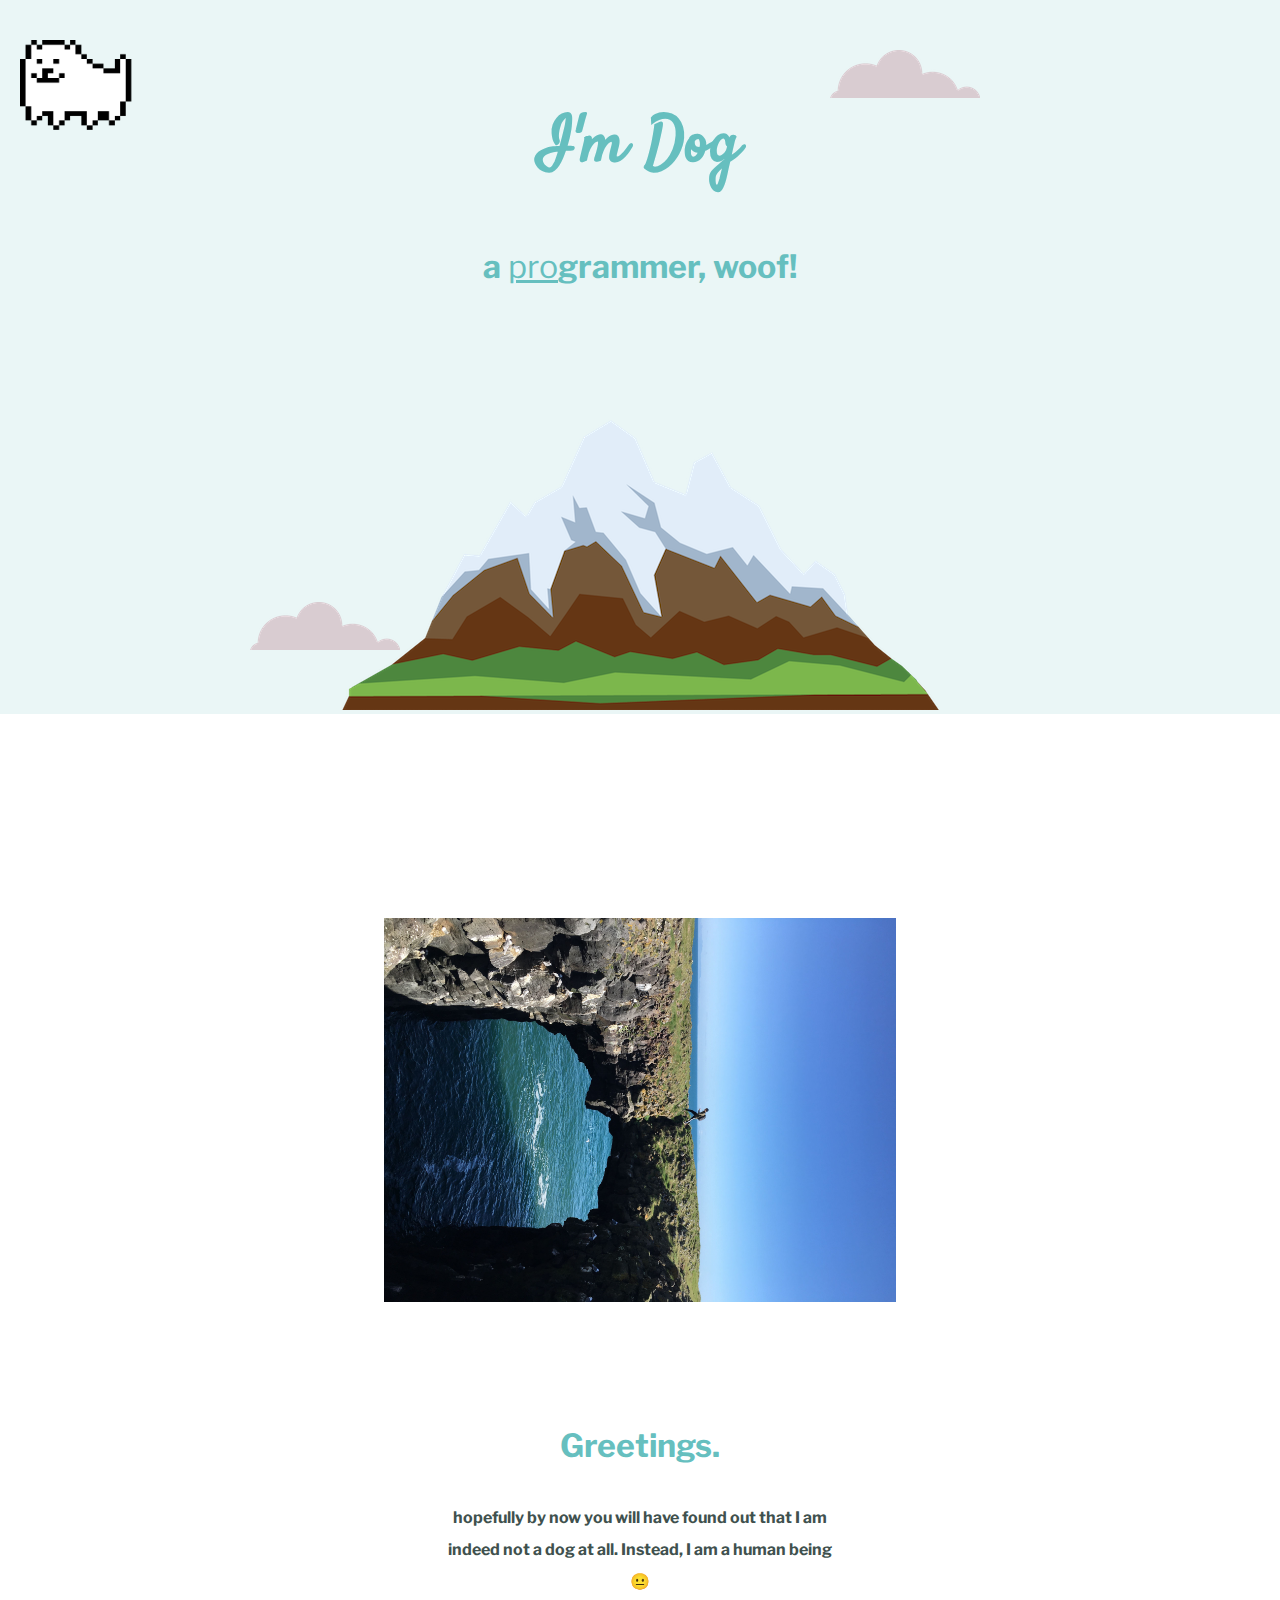
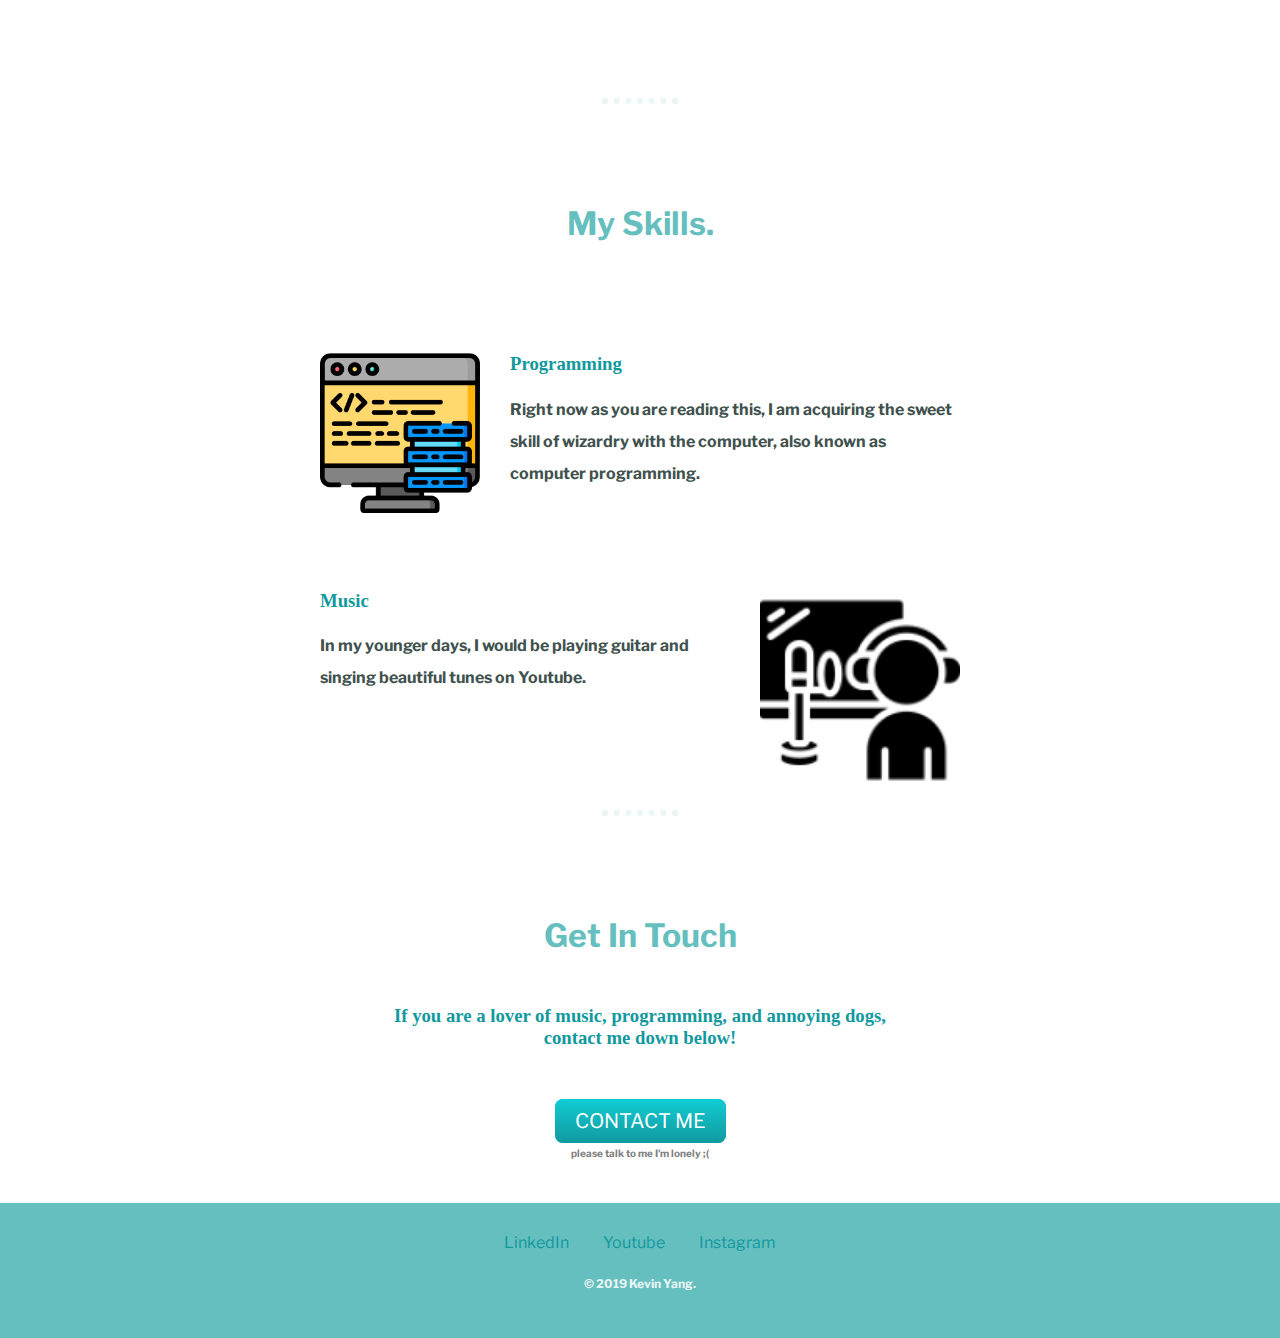
<file: index.html>
<!DOCTYPE html>
<html lang="en" dir="ltr">

<head>
  <meta charset="utf-8" name="viewport" content="width=device-width, initial-scale=1.0">
  <title>Kevin Yang's Site CSS⭐</title>
  <link rel="stylesheet" href="style.css">
  <link rel="icon" href="favicon.ico">
  <link href="https://fonts.googleapis.com/css?family=Lora&display=swap" rel="stylesheet">
  <link href="https://fonts.googleapis.com/css?family=Libre+Franklin&display=swap" rel="stylesheet">
  <link href="https://fonts.googleapis.com/css?family=Satisfy&display=swap" rel="stylesheet">
</head>

<body>
  <div class="top-container">
    <img class="cloud-top" src="cloud.png" alt="cloud top">
    <h1>I'm Dog</h1>
    <h2 class="h2-title"> a <span>pro</span>grammer, woof!</h2>
    <br />
    <img class="dog" src="Annoying_Dog.gif" alt="dog">

    <img class="cloud-bot" src="cloud.png" alt="cloud bot">
    <img src="mountain.png" alt="mountain">
  </div>

  <div class="middle-container">
    <div class="profile">
      <img class="image" src="Profile.JPG" alt="Profile Picture">
      <br><br><br>
      <h2>Greetings.</h2>
      <p class="intro"> hopefully by now you will have found out that I am indeed not a dog at all.
       Instead, I am a human being 😐</p>
    </div>
    <hr>
    <div class="skills">
      <h2>My Skills.</h2>
      <div class="skill-row">
        <img class="computer-image" src="computer.png" alt="computer-image">
        <h3>Programming</h3>
        <p>Right now as you are reading this, I am acquiring the sweet skill of wizardry with the computer,
          also known as computer programming.</p>
      </div>
      <div class="skill-row">
        <img class="sing-image" src="singing.png" alt="Sing-image">
        <h3>Music</h3>
        <p>In my younger days, I would be playing guitar and singing beautiful tunes on Youtube.</p>
      </div>
    </div>

    <hr>
    <div class="contact-me">
      <h2>Get In Touch</h2>
      <h3 class="contact-message">If you are a lover of music, programming, and annoying dogs, contact me down below!</h3>
      <a class="butn" href="mailto:kevinyang1223@gmail.com">CONTACT ME</a>
      <br>
       <p class="ps">please talk to me I'm lonely ;(</p>
    </div>
  </div>


  <div class="bottom-container">
    <a class="footer-link" href="https://www.linkedin.com/in/kevinchoyang/">LinkedIn</a>
    <a class="footer-link" href="https://www.youtube.com/channel/UCTaSHJ9vrypYcKzc4l76_Fg">Youtube</a>
    <a class="footer-link" href="https://www.instagram.com/kevvyang/">Instagram</a>
    <p class="copyright">© 2019 Kevin Yang.</p>
  </div>


</body>

</html>
</file>
<file: style.css>
a{
  color:#11999E;
  margin: 15px;
  font-family: 'Libre Franklin', sans-serif;
  text-decoration: none;
}

a:hover{
  color:#eaf6f6;
}

body {
  margin: 0;
  text-align: center;
  color: #40514E;
  background:contain;
}

h1 {
  margin-top: 0;
  padding-top: 100px;
  font-size: 4rem;
  font-family: 'Satisfy', cursive;
  color: #66BFBF;
}

h2 {
  margin-top: 0;
  padding-bottom: 10px;
  display: block;
  font-size: 2rem;
  font-family: 'Libre Franklin', sans-serif;
  color: #66BFBF;
}

h3{
  color: #11999E;
}

hr{
  border: dotted #EAF6F6 6px;
  border-bottom: none;
  width: 5%;
  margin: 100px auto;
  clear:both;
}

p {

  font-family: 'Libre Franklin', sans-serif;
  font-weight: bold;
  line-height: 2;
}

span {
  text-decoration: underline;
  font-family: 'Libre Franklin', sans-serif;
  font-weight:normal;
  line-height: 2;
}

.bottom-container{
  background-color: #66BFBF;
  padding: 30px;
  margin-top: 40px;
}

.butn {
  background: #11cdd4;
  background-image: -webkit-linear-gradient(top, #11cdd4, #11999e);
  background-image: -moz-linear-gradient(top, #11cdd4, #11999e);
  background-image: -ms-linear-gradient(top, #11cdd4, #11999e);
  background-image: -o-linear-gradient(top, #11cdd4, #11999e);
  background-image: linear-gradient(to bottom, #11cdd4, #11999e);
  -webkit-border-radius: 8;
  -moz-border-radius: 8;
  border-radius: 8px;
  font-family: 'Libre Franklin', sans-serif;
  color: #ffffff;
  font-size: 20px;
  padding: 10px 20px 10px 20px;
  text-decoration: none;
}

.butn:hover {
  background: #30e3cb;
  background-image: -webkit-linear-gradient(top, #30e3cb, #2bc4ad);
  background-image: -moz-linear-gradient(top, #30e3cb, #2bc4ad);
  background-image: -ms-linear-gradient(top, #30e3cb, #2bc4ad);
  background-image: -o-linear-gradient(top, #30e3cb, #2bc4ad);
  background-image: linear-gradient(to bottom, #30e3cb, #2bc4ad);
  text-decoration: none;
}
.computer-image {
  height: 20%;
  width: 25%;
  float:left;
  margin-right: 30px;
}

.contact-message{
  width:40%;
  margin:40px auto 60px;
}
.copyright{
  margin-top: 20px;
  color:#EAF6F6;
  font-size: 0.75rem;
}

.cloud-top {
  position: absolute;
  top: 50px;
  right: 300px;
}

.cloud-bot {
  position: absolute;
  left: 250px;
  bottom: 250px;
}

.dog {
  width: 10%;
  height: 10%;
  position: fixed;
  top: 40px;
  left: 20px;
}

.h2-title{
  margin-top: 0;
  display: block;
  font-size: 2rem;
  font-family: 'Libre Franklin', sans-serif;
  color: #66BFBF;
}

.image {
  margin-top: 100px;
  margin-bottom: 20px;
  width: 30%;
  height: 10%;
  transform: rotate(90deg);
}

.intro{
  margin: 0 auto;
  width: 30%;
}

.middle-container{
  margin: 40px auto 40px auto;
}

.ps {
  color: grey;
  font-size: 10px;
}

.sing-image {
  height: 200px;
  width: 200px;
  float:right;
  margin-left: 30px;
  margin-bottom: 20px;
}

.skill-row{
  margin:100px auto 100px auto;
  width:50%;
  text-align: left;
}

.top-container {
  background-color: #EAF6F6;
  border: none;
}
</file>
